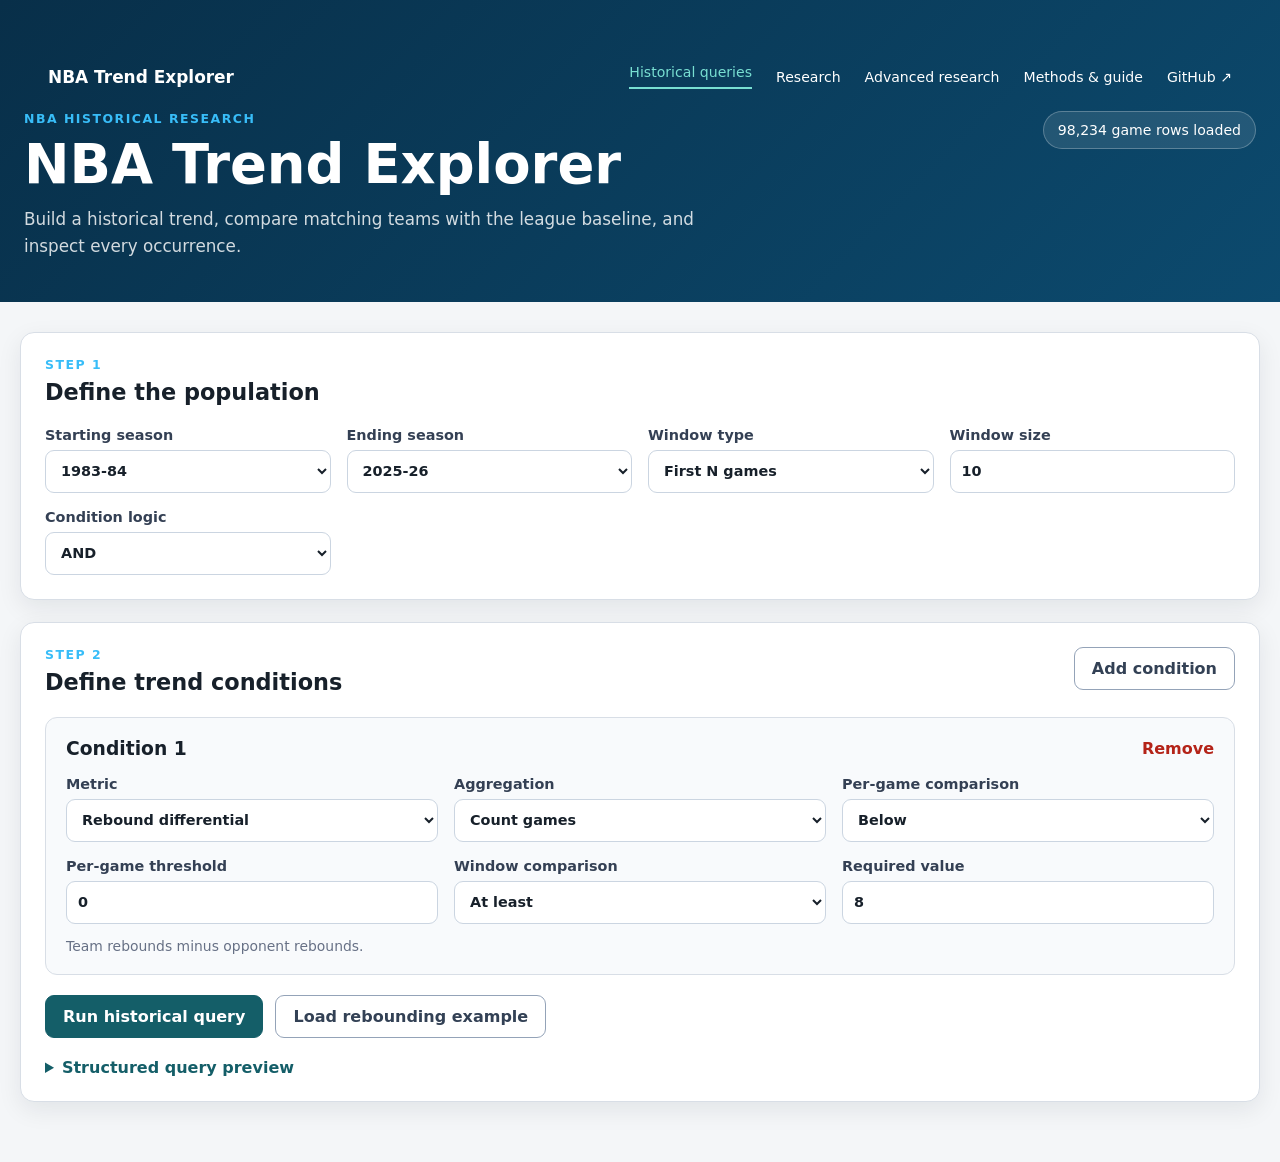
<file: docs/index.html>
<!DOCTYPE html>
<html lang="en">
<head>
  <meta charset="UTF-8">

  <meta
    name="viewport"
    content="width=device-width, initial-scale=1.0"
  >

  <title>NBA Historical Trend Explorer</title>

  <link
    rel="stylesheet"
    href="./styles.css"
  >
  <link rel="stylesheet" href="./research.css">
</head>

<body>
  <header class="site-header">
    <nav class="site-nav" aria-label="Main navigation"><a class="brand" href="./index.html">NBA Trend Explorer</a><div><a href="./index.html" aria-current="page">Historical queries</a><a href="./research.html">Research</a><a href="./advanced.html">Advanced research</a><a href="./methods.html">Methods &amp; guide</a><a href="https://github.com/Ztillz/nba-historical-trend-explorer">GitHub ↗</a></div></nav>
    <div class="header-content">
      <div>
        <p class="eyebrow">NBA historical research</p>

        <h1>NBA Trend Explorer</h1>

        <p class="header-description">
          Build a historical trend, compare matching teams with
          the league baseline, and inspect every occurrence.
        </p>
      </div>

      <div
        id="dataStatus"
        class="status-badge"
      >
        Loading data…
      </div>
    </div>
  </header>

  <main class="page-shell">
    <section class="panel">
      <div class="section-heading">
        <div>
          <p class="eyebrow">Step 1</p>
          <h2>Define the population</h2>
        </div>
      </div>

      <div class="form-grid form-grid-four">
        <label>
          <span>Starting season</span>

          <select id="seasonStart"></select>
        </label>

        <label>
          <span>Ending season</span>

          <select id="seasonEnd"></select>
        </label>

        <label>
          <span>Window type</span>

          <select id="windowType">
            <option value="first_n_games">
              First N games
            </option>

            <option value="games_range">
              Fixed game range
            </option>

            <option value="rolling">
              Any rolling window
            </option>
          </select>
        </label>

        <label id="windowSizeField">
          <span>Window size</span>

          <input
            id="windowSize"
            type="number"
            min="1"
            max="82"
            value="10"
          >
        </label>

        <label
          id="rangeStartField"
          class="hidden"
        >
          <span>Starting game</span>

          <input
            id="rangeStart"
            type="number"
            min="1"
            max="82"
            value="1"
          >
        </label>

        <label
          id="rangeEndField"
          class="hidden"
        >
          <span>Ending game</span>

          <input
            id="rangeEnd"
            type="number"
            min="1"
            max="82"
            value="10"
          >
        </label>

        <label>
          <span>Condition logic</span>

          <select id="conditionLogic">
            <option value="AND">AND</option>
            <option value="OR">OR</option>
          </select>
        </label>
      </div>
    </section>

    <section class="panel">
      <div class="section-heading">
        <div>
          <p class="eyebrow">Step 2</p>
          <h2>Define trend conditions</h2>
        </div>

        <button
          id="addConditionButton"
          class="button secondary-button"
          type="button"
        >
          Add condition
        </button>
      </div>

      <div id="conditionsContainer"></div>

      <div class="actions-row">
        <button
          id="runQueryButton"
          class="button primary-button"
          type="button"
        >
          Run historical query
        </button>

        <button
          id="loadExampleButton"
          class="button secondary-button"
          type="button"
        >
          Load rebounding example
        </button>
      </div>

      <details class="query-preview">
        <summary>Structured query preview</summary>

        <pre id="queryPreview"></pre>
      </details>
    </section>

    <section
      id="errorPanel"
      class="panel error-panel hidden"
    >
      <h2>Query error</h2>
      <p id="errorMessage"></p>
    </section>

    <section
      id="resultsSection"
      class="hidden"
    >
      <section class="panel">
        <div class="section-heading">
          <div>
            <p class="eyebrow">Results</p>
            <h2>Trend summary</h2>
          </div>
        </div>

        <div
          id="summaryCards"
          class="summary-grid"
        ></div>
        <p id="coverageMessage" class="muted-text" aria-live="polite"></p>
      </section>

      <section class="panel">
        <div class="section-heading">
          <div>
            <p class="eyebrow">Comparison</p>
            <h2>Outcomes versus baseline</h2>
          </div>
        </div>

        <div class="table-wrapper">
          <table>
            <thead>
              <tr>
                <th>Outcome</th>
                <th>Trend teams</th>
                <th>Baseline</th>
                <th>Difference</th>
              </tr>
            </thead>

            <tbody id="outcomeTableBody"></tbody>
          </table>
        </div>
      </section>

      <section class="panel">
        <div class="section-heading">
          <div>
            <p class="eyebrow">Evidence</p>
            <h2>Matching occurrences</h2>
          </div>

          <button
            id="downloadButton"
            class="button secondary-button"
            type="button"
          >
            Download CSV
          </button>
        </div>

        <p
          id="occurrenceLimitMessage"
          class="muted-text"
        ></p>

        <div class="table-wrapper occurrence-table-wrapper">
          <table>
            <thead id="occurrenceTableHead"></thead>
            <tbody id="occurrenceTableBody"></tbody>
          </table>
        </div>
      </section>
    </section>
  </main>

  <template id="conditionTemplate">
    <article class="condition-card">
      <div class="condition-card-header">
        <h3 class="condition-title">
          Condition
        </h3>

        <button
          type="button"
          class="remove-condition-button"
        >
          Remove
        </button>
      </div>

      <div class="form-grid condition-grid">
        <label>
          <span>Metric</span>
          <select class="condition-metric"></select>
        </label>

        <label>
          <span>Aggregation</span>

          <select class="condition-aggregation">
            <option value="count">Count games</option>
            <option value="mean">Average</option>
            <option value="sum">Sum</option>
            <option value="minimum">Minimum</option>
            <option value="maximum">Maximum</option>
          </select>
        </label>

        <label class="event-operator-field">
          <span>Per-game comparison</span>

          <select class="condition-event-operator">
            <option value="<">Below</option>
            <option value="<=">At most</option>
            <option value=">">Above</option>
            <option value=">=">At least</option>
            <option value="==">Equal to</option>
            <option value="!=">Not equal to</option>
          </select>
        </label>

        <label class="event-threshold-field">
          <span>Per-game threshold</span>

          <input
            class="condition-event-threshold"
            type="number"
            step="any"
            value="0"
          >
        </label>

        <label>
          <span>Window comparison</span>

          <select class="condition-operator">
            <option value=">=">At least</option>
            <option value=">">Above</option>
            <option value="<=">At most</option>
            <option value="<">Below</option>
            <option value="==">Equal to</option>
            <option value="!=">Not equal to</option>
          </select>
        </label>

        <label>
          <span>Required value</span>

          <input
            class="condition-value"
            type="number"
            step="any"
            value="8"
          >
        </label>
      </div>

      <p class="metric-description"></p>
    </article>
  </template>

  <script src="./app.js"></script>
</body>
</html>
</file>
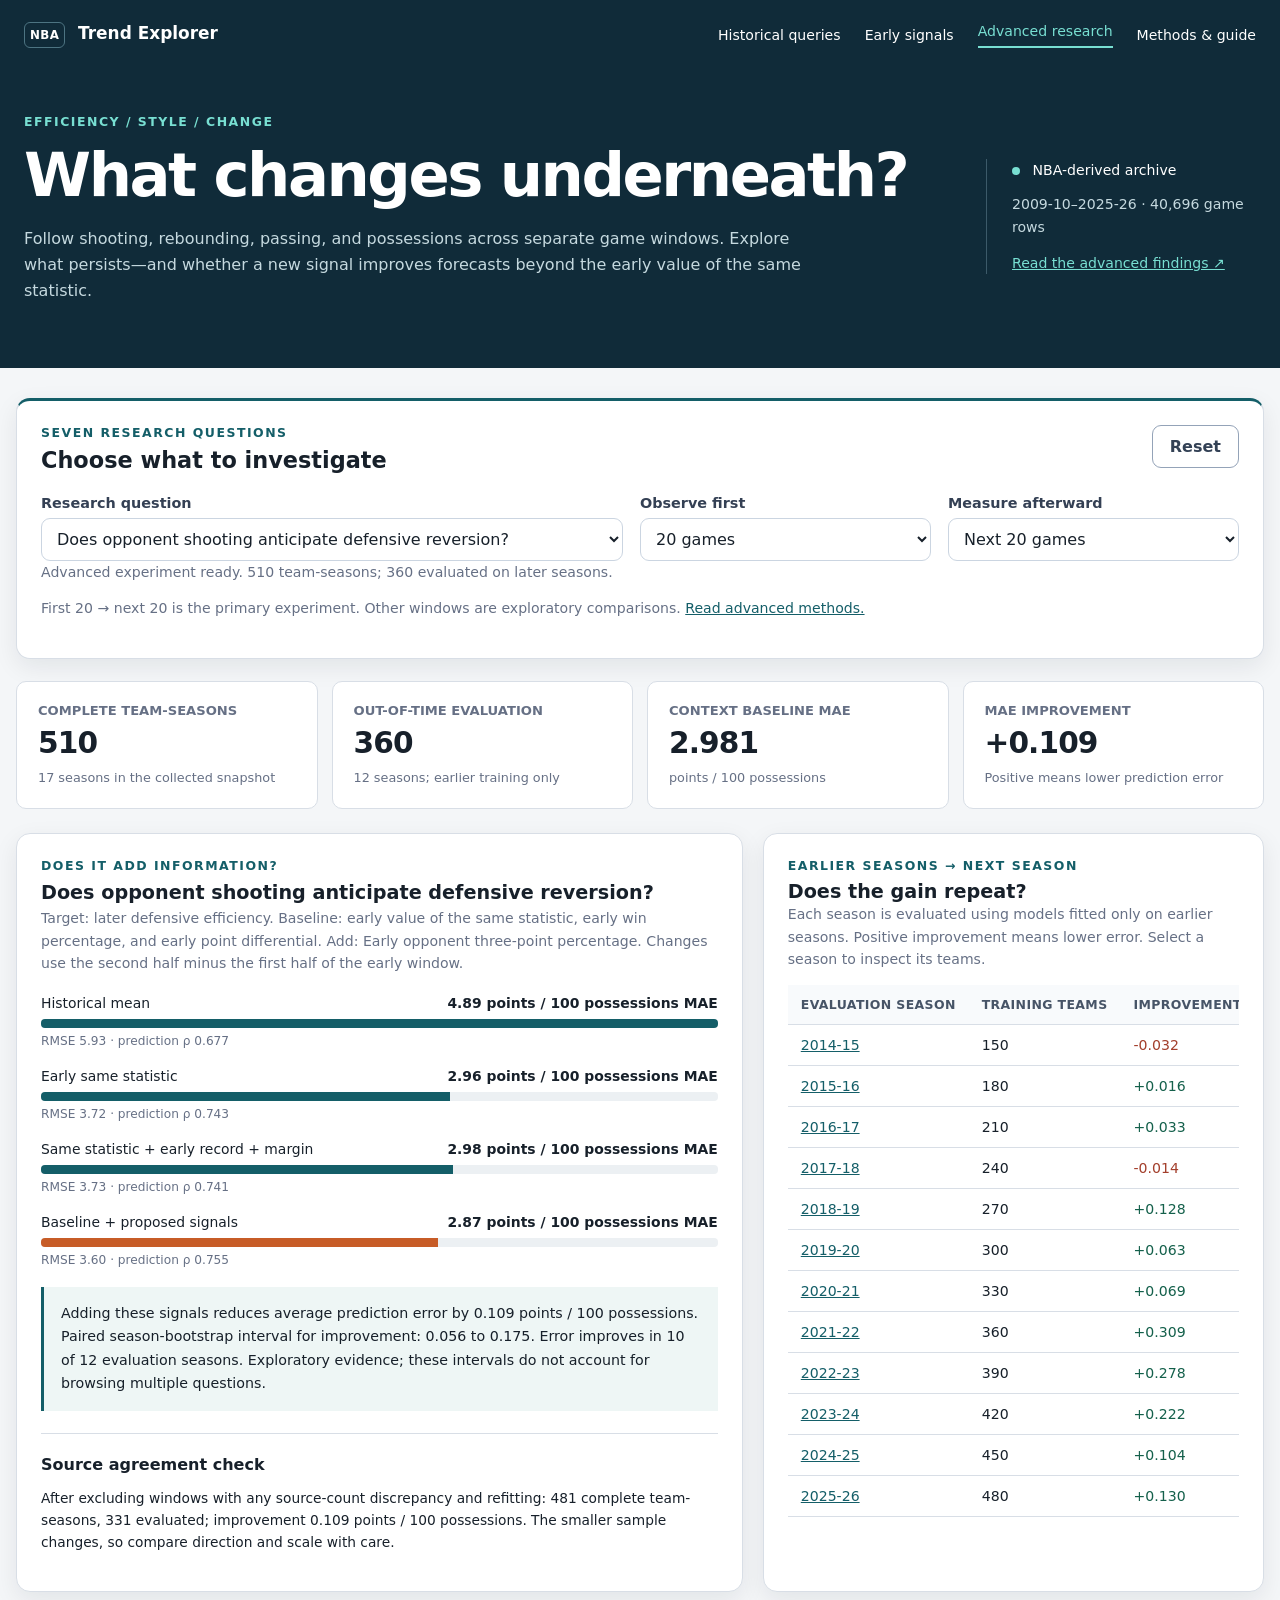
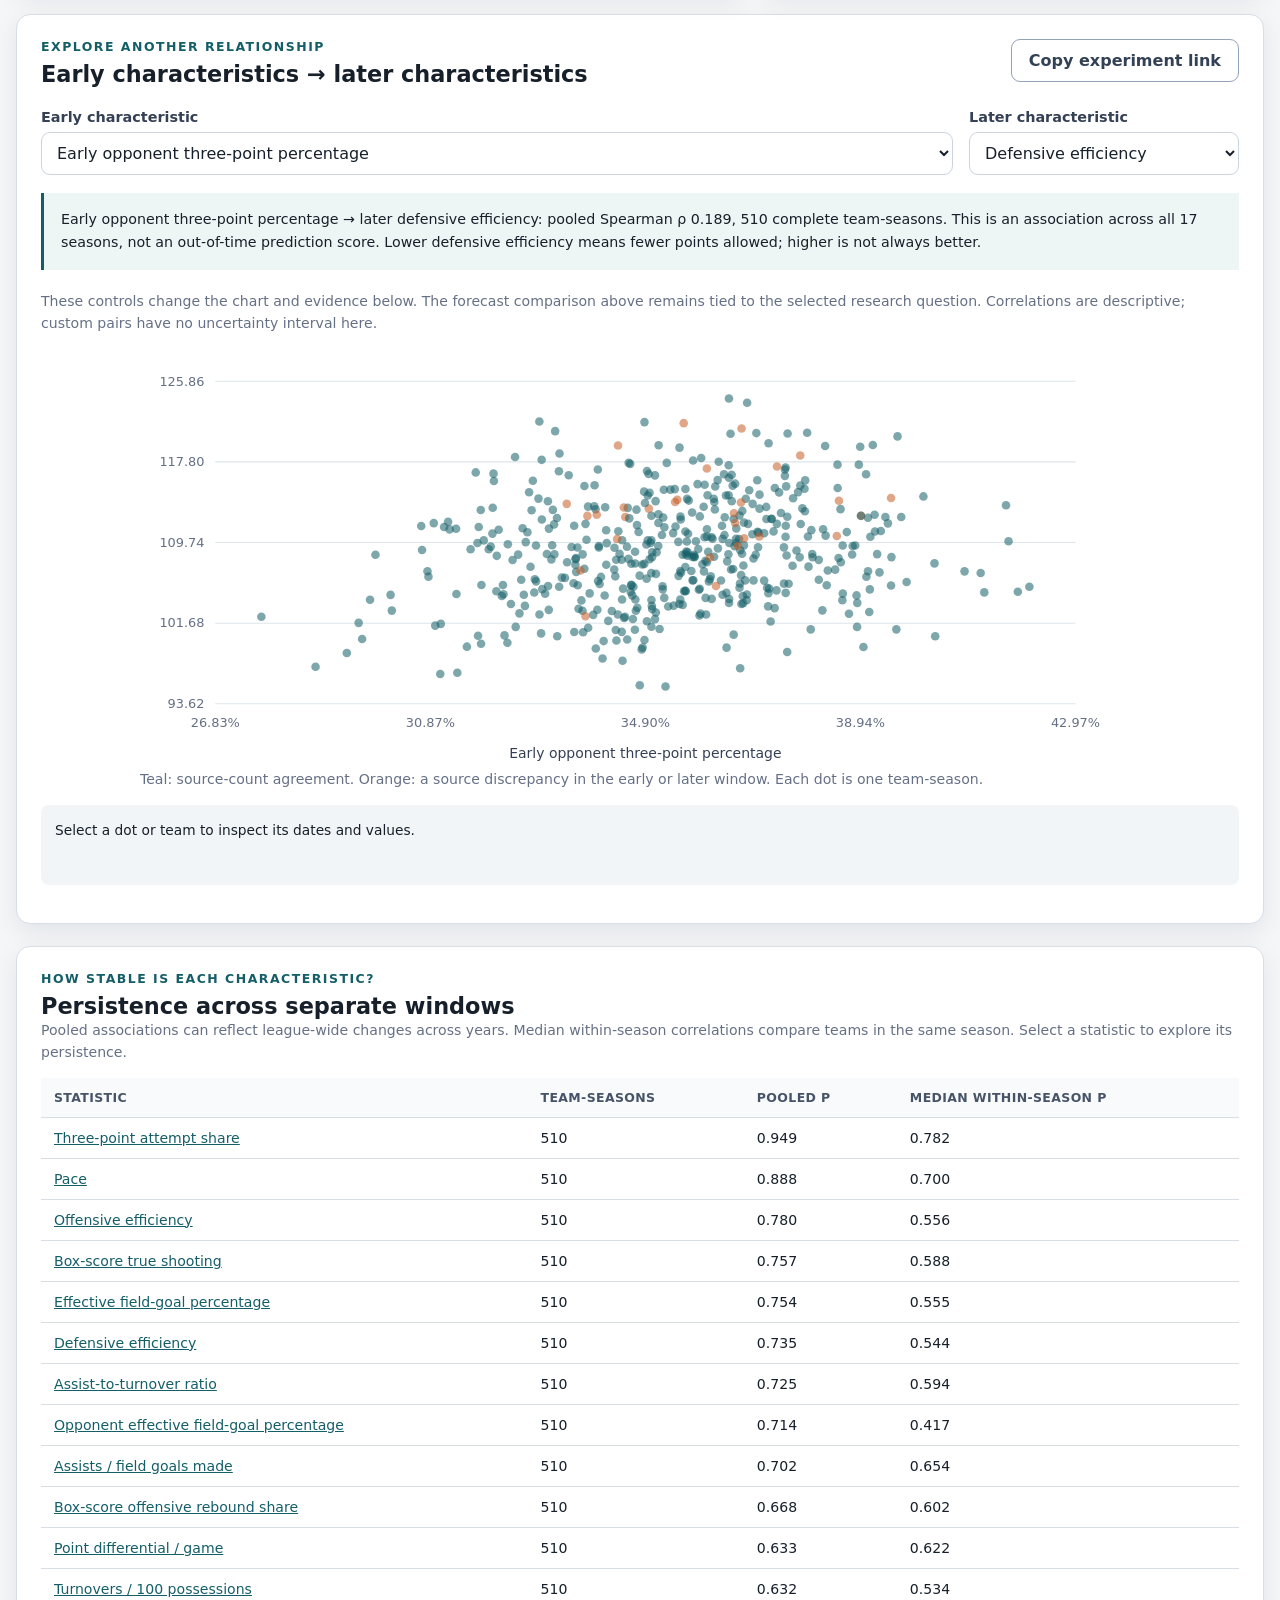
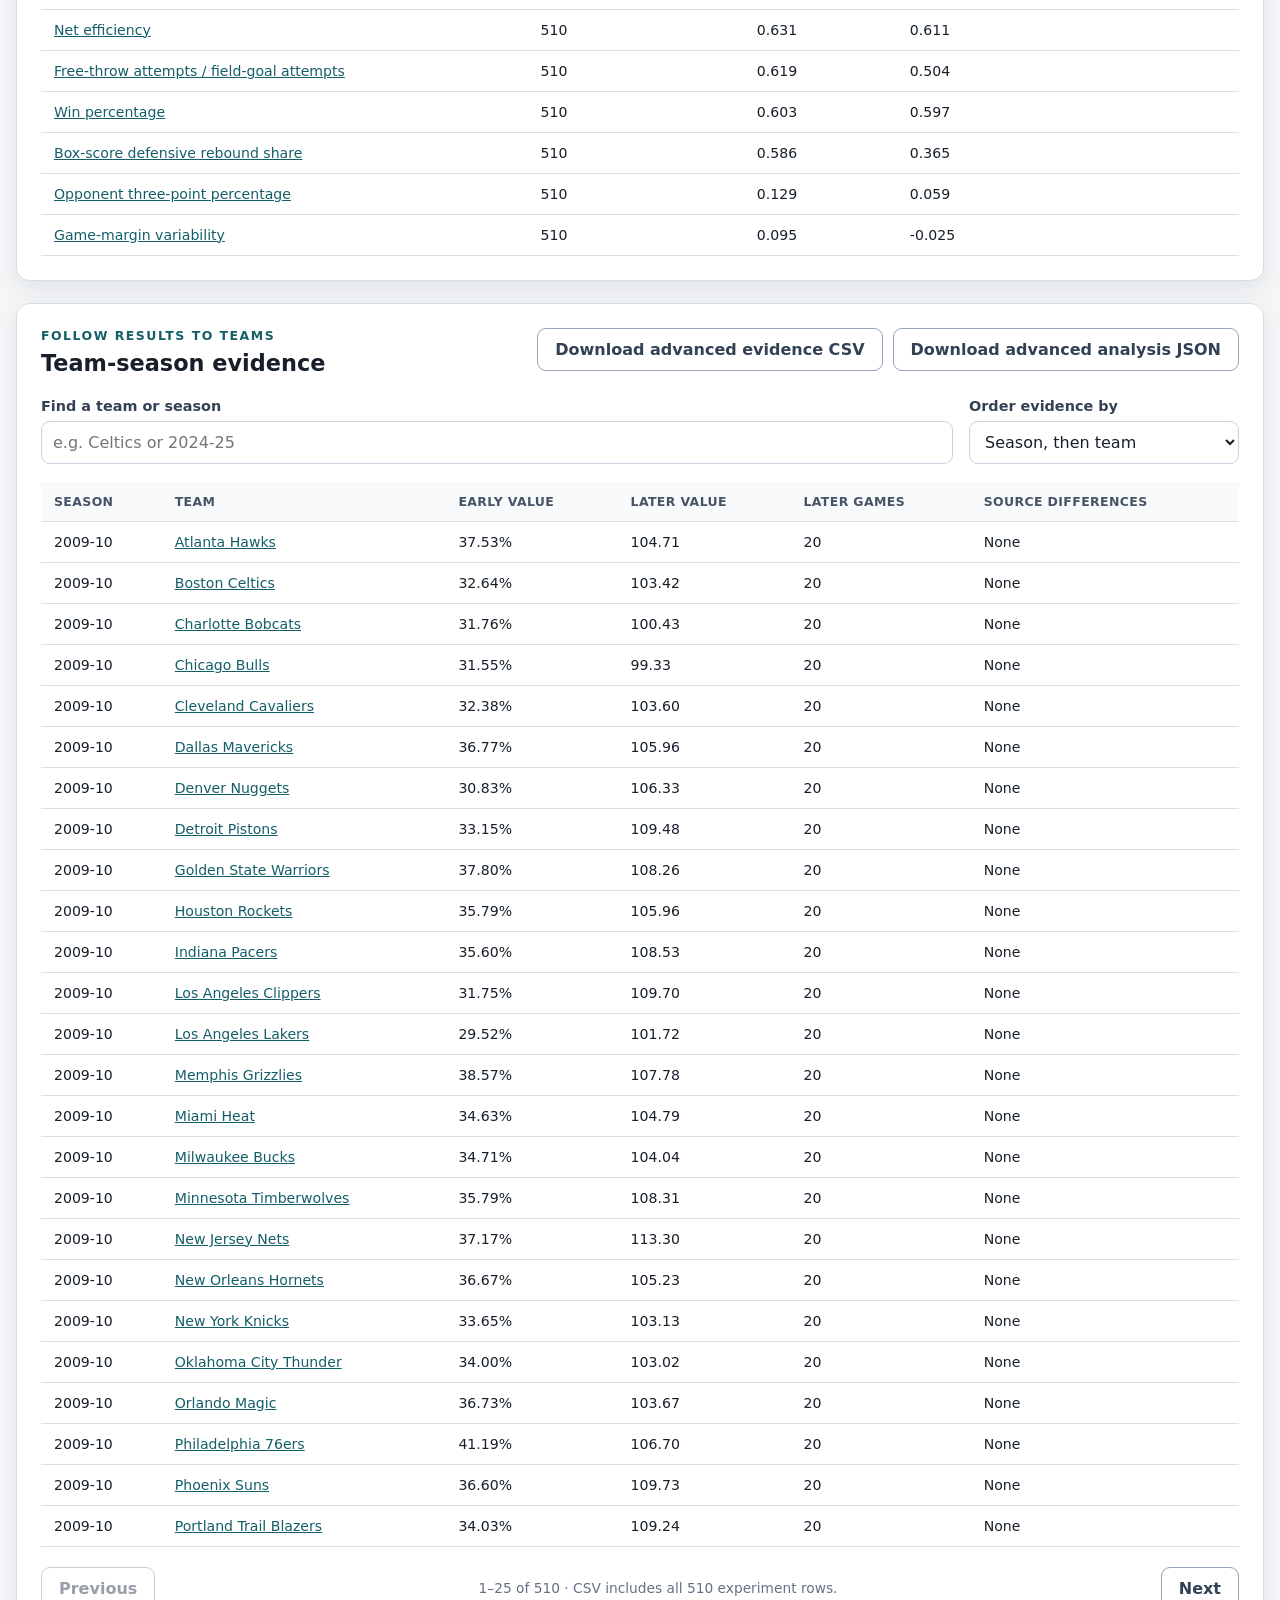
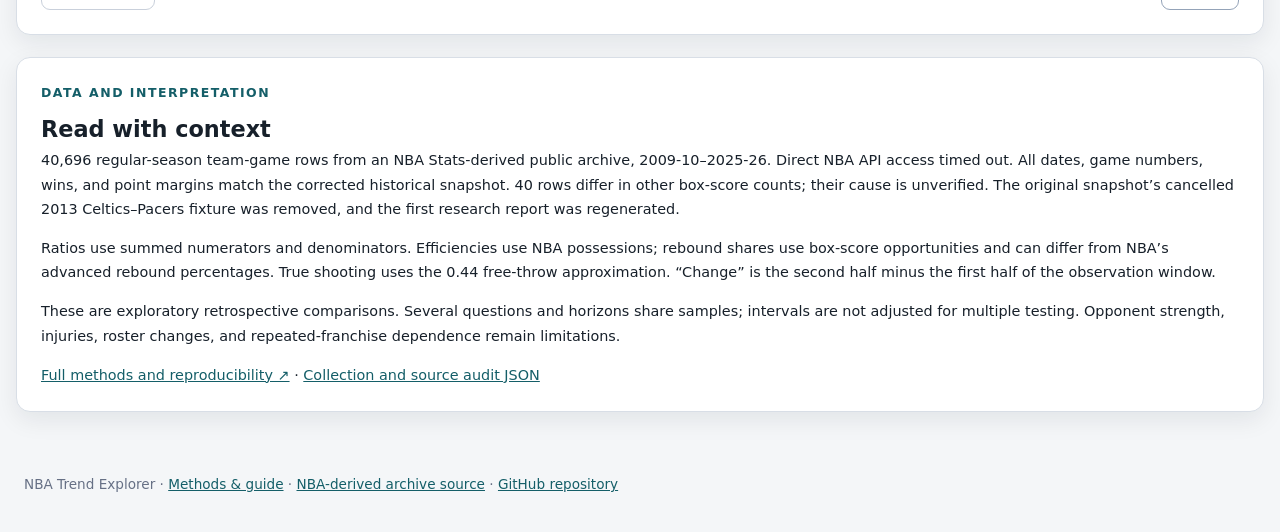
<file: docs/advanced.html>
<!doctype html>
<html lang="en"><head><meta charset="utf-8"><meta name="viewport" content="width=device-width,initial-scale=1"><meta name="description" content="Explore NBA game-level efficiency, playing style, persistence, and chronological forecasts across 17 seasons."><title>Advanced research · NBA Trend Explorer</title><link rel="stylesheet" href="./styles.css"><link rel="stylesheet" href="./research.css"><link rel="stylesheet" href="./advanced.css"><script defer src="./research-analysis.js"></script><script defer src="./advanced-ui.js"></script></head>
<body><a class="skip-link" href="#main">Skip to advanced research</a>
<header class="research-header"><nav class="site-nav" aria-label="Main navigation"><a class="brand" href="./index.html"><span class="brand-mark">NBA</span> Trend Explorer</a><div><a href="./index.html">Historical queries</a><a href="./research.html">Early signals</a><a href="./advanced.html" aria-current="page">Advanced research</a><a href="./methods.html">Methods &amp; guide</a></div></nav><div class="research-hero"><div><p class="eyebrow">Efficiency / style / change</p><h1>What changes underneath?</h1><p>Follow shooting, rebounding, passing, and possessions across separate game windows. Explore what persists—and whether a new signal improves forecasts beyond the early value of the same statistic.</p></div><div class="hero-aside"><span class="live-dot"></span> NBA-derived archive<p id="advancedSnapshot">Loading 17 seasons…</p><a href="https://github.com/Ztillz/nba-historical-trend-explorer/blob/main/research/ADVANCED_FINDINGS.md">Read the advanced findings ↗</a></div></div></header>
<main id="main" class="page-shell research-shell">
<section class="panel filter-panel"><div class="section-heading"><div><p class="eyebrow">Seven research questions</p><h2>Choose what to investigate</h2></div><button id="advancedReset" class="button secondary-button">Reset</button></div>
<div class="research-filters advanced-filters"><div><label for="advancedQuestion">Research question</label><select id="advancedQuestion"></select></div><div><label for="advancedCheckpoint">Observe first</label><select id="advancedCheckpoint"><option value="10">10 games</option><option value="20" selected>20 games</option><option value="30">30 games</option></select></div><div><label for="advancedHorizon">Measure afterward</label><select id="advancedHorizon"><option value="next_20" selected>Next 20 games</option><option value="next_10">Next 10 games</option><option value="remaining">Rest of season</option></select></div></div>
<p id="advancedStatus" class="muted-text" role="status" aria-live="polite">Loading data and reproducible forecasts…</p><p id="advancedError" class="error-panel" role="alert" hidden></p><p class="muted-text">First 20 → next 20 is the primary experiment. Other windows are exploratory comparisons. <a href="./methods.html#advanced">Read advanced methods.</a></p></section>
<div id="advancedResults" hidden>
<section id="advancedCards" class="summary-grid" aria-label="Coverage and forecast results"></section>
<section class="research-grid benchmark-grid"><article class="panel"><p class="eyebrow">Does it add information?</p><h2 id="advancedQuestionTitle"></h2><p id="advancedDefinition" class="muted-text"></p><div id="advancedModels"></div><p id="advancedVerdict" class="callout"></p><p id="advancedAblation" class="muted-text"></p><div class="cohort-context"><h3>Source agreement check</h3><p id="advancedSensitivity"></p></div></article>
<article class="panel"><p class="eyebrow">Earlier seasons → next season</p><h2>Does the gain repeat?</h2><p class="muted-text">Each season is evaluated using models fitted only on earlier seasons. Positive improvement means lower error. Select a season to inspect its teams.</p><div class="table-wrapper"><table><thead><tr><th>Evaluation season</th><th>Training teams</th><th>Improvement</th></tr></thead><tbody id="advancedFolds"></tbody></table></div></article></section>
<section class="panel"><div class="section-heading"><div><p class="eyebrow">Explore another relationship</p><h2>Early characteristics → later characteristics</h2></div><button id="advancedCopyLink" class="button secondary-button">Copy experiment link</button></div>
<div class="evidence-controls"><div><label for="advancedFeature">Early characteristic</label><select id="advancedFeature"></select></div><div><label for="advancedTarget">Later characteristic</label><select id="advancedTarget"></select></div></div>
<p id="advancedAssociation" class="callout"></p><p class="muted-text">These controls change the chart and evidence below. The forecast comparison above remains tied to the selected research question. Correlations are descriptive; custom pairs have no uncertainty interval here.</p><div id="advancedScatter" class="scatter-plot"></div><p id="advancedTeam" class="team-detail" aria-live="polite">Select a dot or team to inspect its dates and values.</p></section>
<section class="panel"><p class="eyebrow">How stable is each characteristic?</p><h2>Persistence across separate windows</h2><p class="muted-text">Pooled associations can reflect league-wide changes across years. Median within-season correlations compare teams in the same season. Select a statistic to explore its persistence.</p><div class="table-wrapper"><table><thead><tr><th>Statistic</th><th>Team-seasons</th><th>Pooled ρ</th><th>Median within-season ρ</th></tr></thead><tbody id="advancedPersistence"></tbody></table></div></section>
<section class="panel"><div class="section-heading"><div><p class="eyebrow">Follow results to teams</p><h2>Team-season evidence</h2></div><div class="export-actions"><button id="advancedCSV" class="button secondary-button">Download advanced evidence CSV</button><button id="advancedJSON" class="button secondary-button">Download advanced analysis JSON</button></div></div>
<div class="evidence-controls"><div><label for="advancedSearch">Find a team or season</label><input id="advancedSearch" type="search" placeholder="e.g. Celtics or 2024-25"></div><div><label for="advancedOrder">Order evidence by</label><select id="advancedOrder"><option value="season">Season, then team</option><option value="early">Highest early value</option><option value="future">Highest later value</option></select></div></div>
<div class="table-wrapper"><table><thead><tr><th>Season</th><th>Team</th><th>Early value</th><th>Later value</th><th>Later games</th><th>Source differences</th></tr></thead><tbody id="advancedEvidence"></tbody></table></div><div class="pagination"><button id="advancedPrevious" class="button secondary-button">Previous</button><p id="advancedEvidenceCount" class="muted-text"></p><button id="advancedNext" class="button secondary-button">Next</button></div></section>
<section class="panel coverage-panel"><p class="eyebrow">Data and interpretation</p><h2>Read with context</h2><p id="advancedCoverage"></p><p>Ratios use summed numerators and denominators. Efficiencies use NBA possessions; rebound shares use box-score opportunities and can differ from NBA’s advanced rebound percentages. True shooting uses the 0.44 free-throw approximation. “Change” is the second half minus the first half of the observation window.</p><p>These are exploratory retrospective comparisons. Several questions and horizons share samples; intervals are not adjusted for multiple testing. Opponent strength, injuries, roster changes, and repeated-franchise dependence remain limitations.</p><a href="https://github.com/Ztillz/nba-historical-trend-explorer/blob/main/research/ADVANCED_METHODS.md">Full methods and reproducibility ↗</a> · <a href="./data/advanced_sources.json">Collection and source audit JSON</a></section>
</div></main><footer class="research-footer">NBA Trend Explorer · <a href="./methods.html">Methods &amp; guide</a> · <a href="https://github.com/llimllib/nba_data">NBA-derived archive source</a> · <a href="https://github.com/Ztillz/nba-historical-trend-explorer">GitHub repository</a></footer></body></html>
</file>
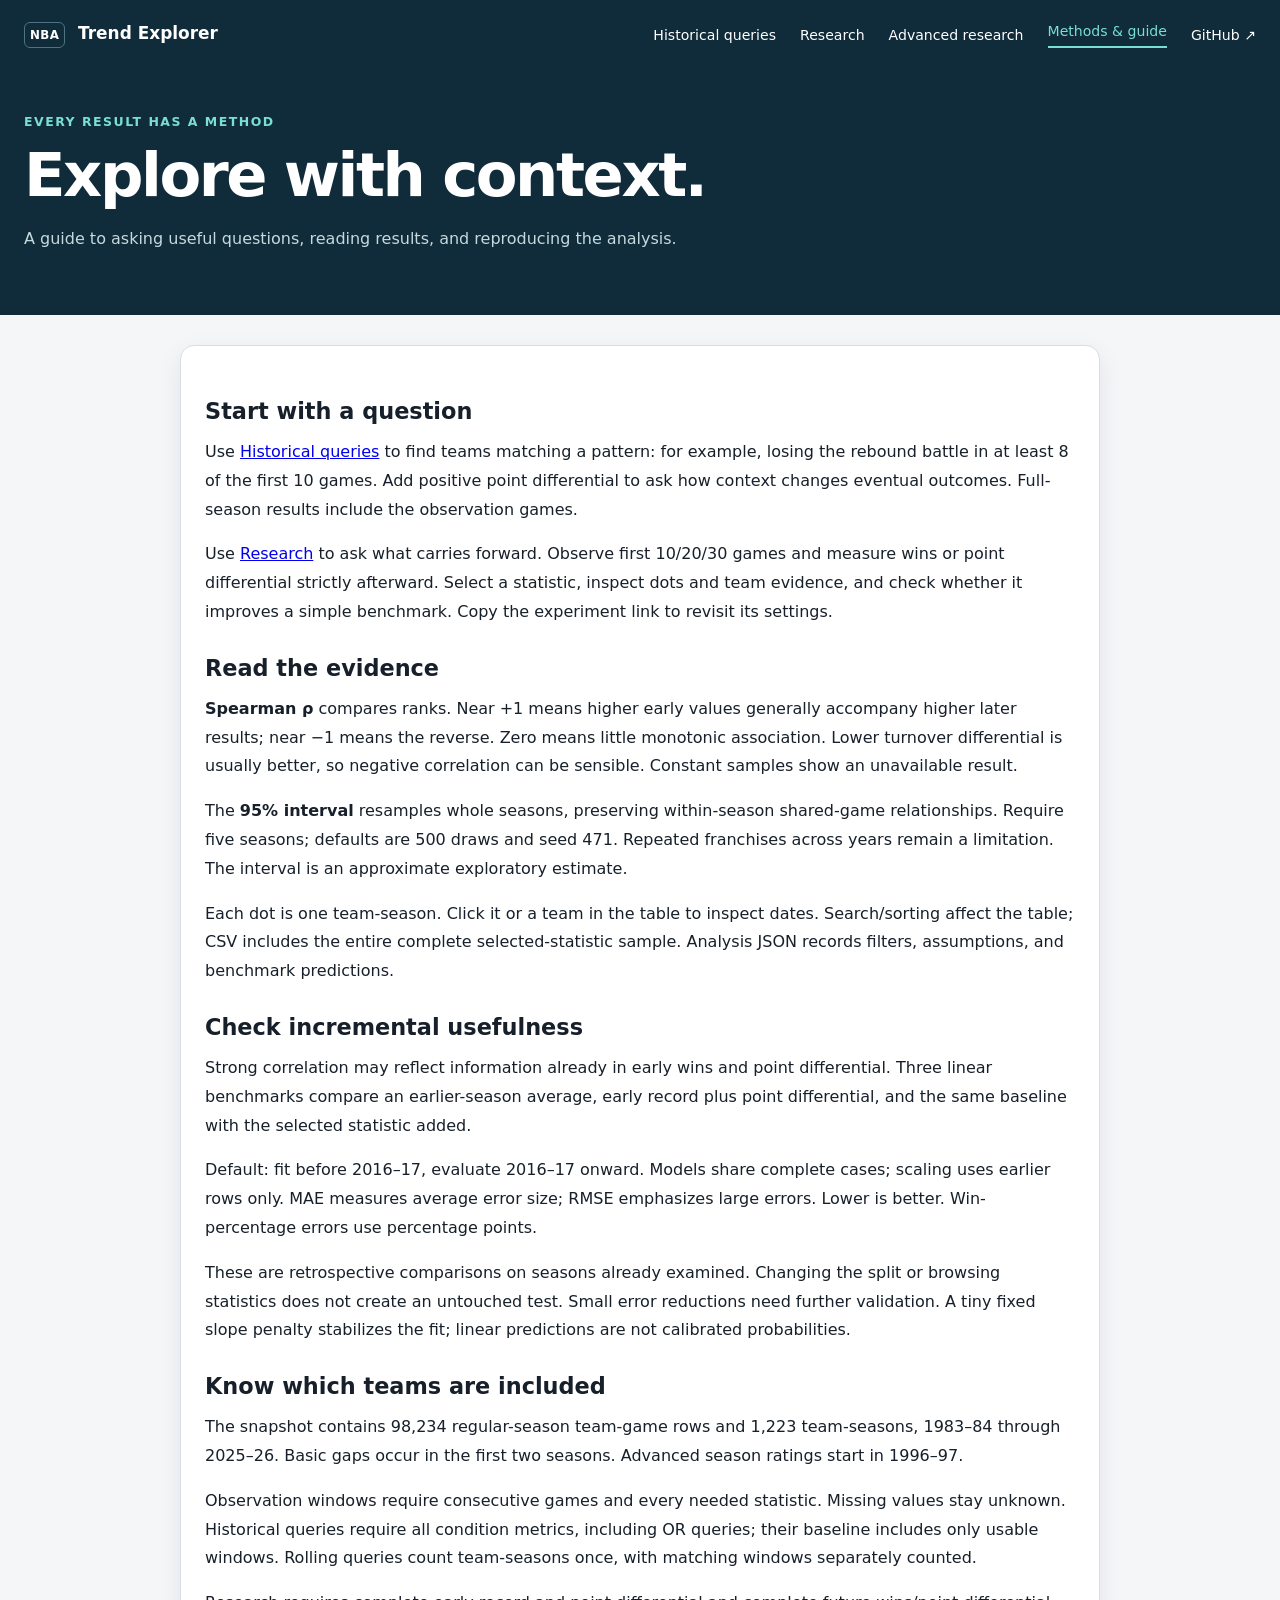
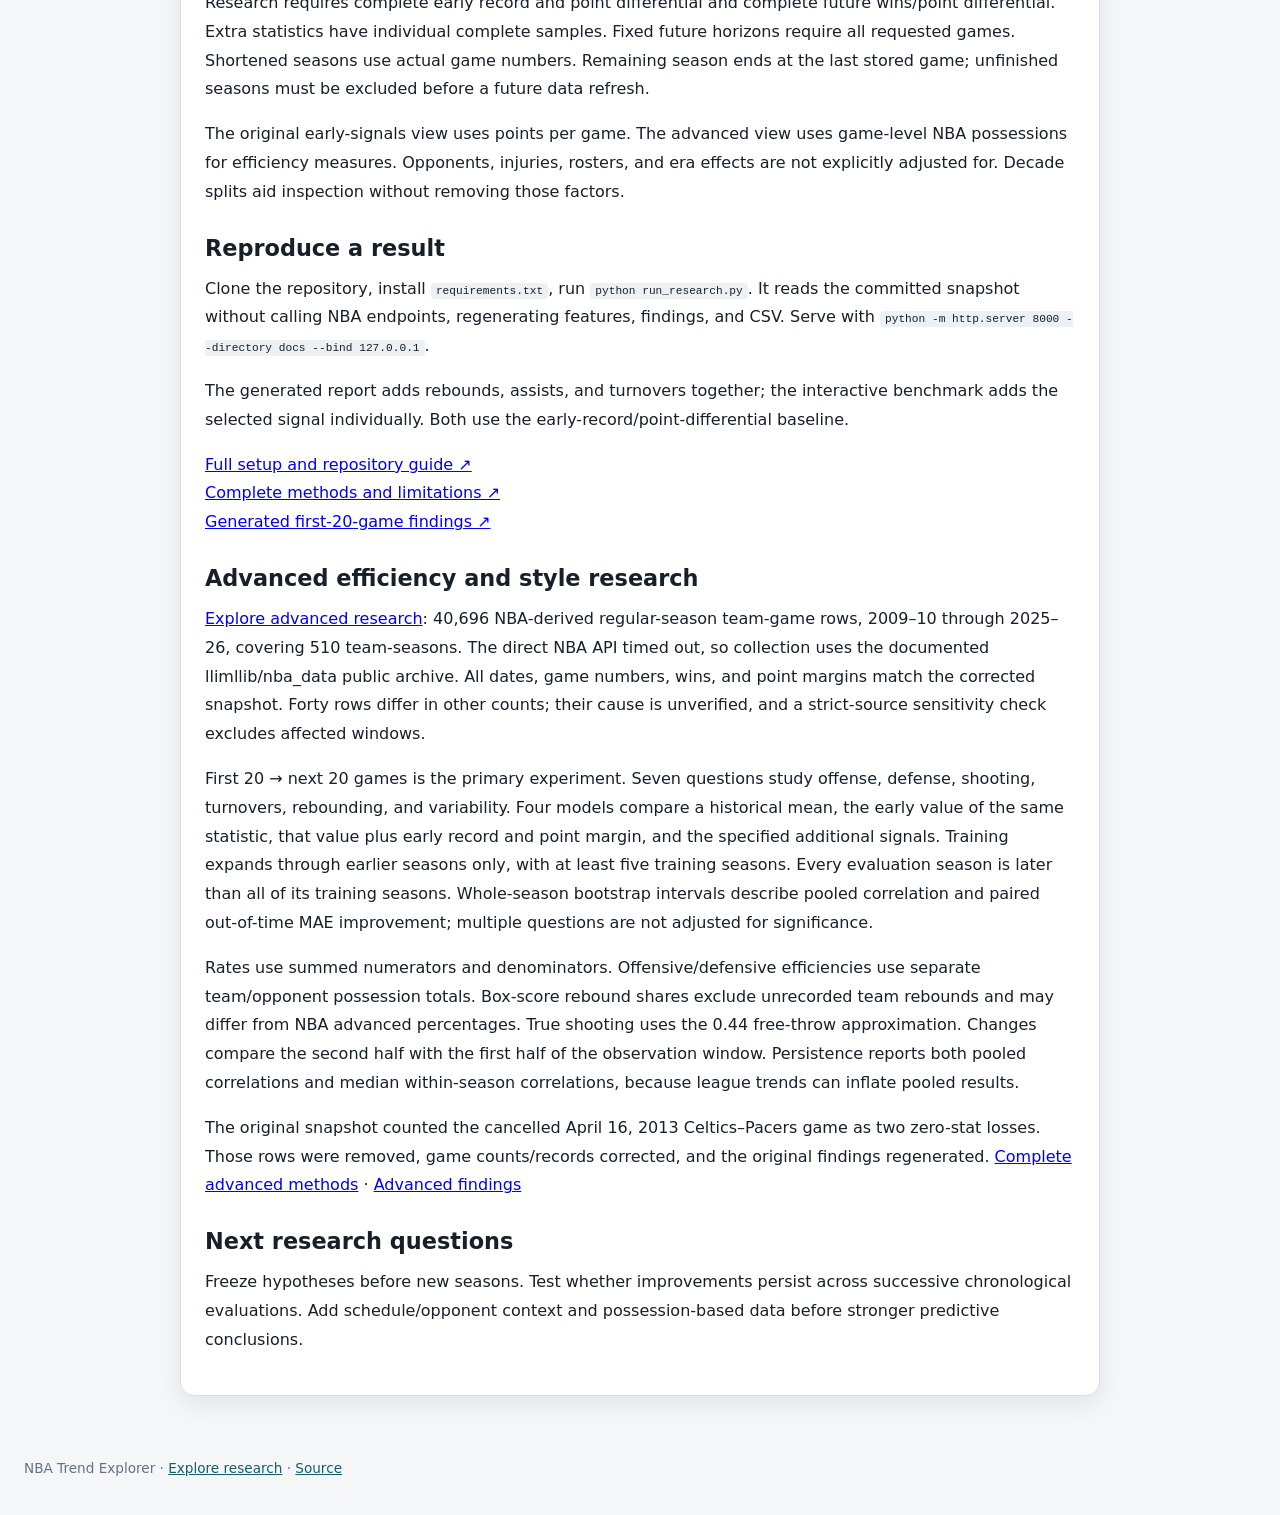
<file: docs/methods.html>
<!doctype html><html lang="en"><head><meta charset="utf-8"><meta name="viewport" content="width=device-width,initial-scale=1"><title>Methods & guide · NBA Trend Explorer</title><link rel="stylesheet" href="./styles.css"><link rel="stylesheet" href="./research.css"></head><body>
<a class="skip-link" href="#main">Skip to methods</a><header class="research-header"><nav class="site-nav" aria-label="Main navigation"><a class="brand" href="./index.html"><span class="brand-mark">NBA</span> Trend Explorer</a><div><a href="./index.html">Historical queries</a><a href="./research.html">Research</a><a href="./advanced.html">Advanced research</a><a href="./methods.html" aria-current="page">Methods &amp; guide</a><a href="https://github.com/Ztillz/nba-historical-trend-explorer">GitHub ↗</a></div></nav><div class="research-hero"><div><p class="eyebrow">Every result has a method</p><h1>Explore with context.</h1><p>A guide to asking useful questions, reading results, and reproducing the analysis.</p></div></div></header>
<main id="main" class="page-shell guide-content"><article class="panel">
<h2>Start with a question</h2><p>Use <a href="./index.html">Historical queries</a> to find teams matching a pattern: for example, losing the rebound battle in at least 8 of the first 10 games. Add positive point differential to ask how context changes eventual outcomes. Full-season results include the observation games.</p><p>Use <a href="./research.html">Research</a> to ask what carries forward. Observe first 10/20/30 games and measure wins or point differential strictly afterward. Select a statistic, inspect dots and team evidence, and check whether it improves a simple benchmark. Copy the experiment link to revisit its settings.</p>
<h2>Read the evidence</h2><p><strong>Spearman ρ</strong> compares ranks. Near +1 means higher early values generally accompany higher later results; near −1 means the reverse. Zero means little monotonic association. Lower turnover differential is usually better, so negative correlation can be sensible. Constant samples show an unavailable result.</p><p>The <strong>95% interval</strong> resamples whole seasons, preserving within-season shared-game relationships. Require five seasons; defaults are 500 draws and seed 471. Repeated franchises across years remain a limitation. The interval is an approximate exploratory estimate.</p><p>Each dot is one team-season. Click it or a team in the table to inspect dates. Search/sorting affect the table; CSV includes the entire complete selected-statistic sample. Analysis JSON records filters, assumptions, and benchmark predictions.</p>
<h2 id="validation">Check incremental usefulness</h2><p>Strong correlation may reflect information already in early wins and point differential. Three linear benchmarks compare an earlier-season average, early record plus point differential, and the same baseline with the selected statistic added.</p><p>Default: fit before 2016–17, evaluate 2016–17 onward. Models share complete cases; scaling uses earlier rows only. MAE measures average error size; RMSE emphasizes large errors. Lower is better. Win-percentage errors use percentage points.</p><p>These are retrospective comparisons on seasons already examined. Changing the split or browsing statistics does not create an untouched test. Small error reductions need further validation. A tiny fixed slope penalty stabilizes the fit; linear predictions are not calibrated probabilities.</p>
<h2 id="coverage">Know which teams are included</h2><p>The snapshot contains 98,234 regular-season team-game rows and 1,223 team-seasons, 1983–84 through 2025–26. Basic gaps occur in the first two seasons. Advanced season ratings start in 1996–97.</p><p>Observation windows require consecutive games and every needed statistic. Missing values stay unknown. Historical queries require all condition metrics, including OR queries; their baseline includes only usable windows. Rolling queries count team-seasons once, with matching windows separately counted.</p><p>Research requires complete early record and point differential and complete future wins/point differential. Extra statistics have individual complete samples. Fixed future horizons require all requested games. Shortened seasons use actual game numbers. Remaining season ends at the last stored game; unfinished seasons must be excluded before a future data refresh.</p><p>The original early-signals view uses points per game. The advanced view uses game-level NBA possessions for efficiency measures. Opponents, injuries, rosters, and era effects are not explicitly adjusted for. Decade splits aid inspection without removing those factors.</p>
<h2>Reproduce a result</h2><p>Clone the repository, install <code>requirements.txt</code>, run <code>python run_research.py</code>. It reads the committed snapshot without calling NBA endpoints, regenerating features, findings, and CSV. Serve with <code>python -m http.server 8000 --directory docs --bind 127.0.0.1</code>.</p><p>The generated report adds rebounds, assists, and turnovers together; the interactive benchmark adds the selected signal individually. Both use the early-record/point-differential baseline.</p><p><a href="https://github.com/Ztillz/nba-historical-trend-explorer/blob/main/README.md">Full setup and repository guide ↗</a><br><a href="https://github.com/Ztillz/nba-historical-trend-explorer/blob/main/research/METHODS.md">Complete methods and limitations ↗</a><br><a href="https://github.com/Ztillz/nba-historical-trend-explorer/blob/main/research/FIRST20_FINDINGS.md">Generated first-20-game findings ↗</a></p>
<h2 id="advanced">Advanced efficiency and style research</h2><p><a href="./advanced.html">Explore advanced research</a>: 40,696 NBA-derived regular-season team-game rows, 2009–10 through 2025–26, covering 510 team-seasons. The direct NBA API timed out, so collection uses the documented llimllib/nba_data public archive. All dates, game numbers, wins, and point margins match the corrected snapshot. Forty rows differ in other counts; their cause is unverified, and a strict-source sensitivity check excludes affected windows.</p><p>First 20 → next 20 games is the primary experiment. Seven questions study offense, defense, shooting, turnovers, rebounding, and variability. Four models compare a historical mean, the early value of the same statistic, that value plus early record and point margin, and the specified additional signals. Training expands through earlier seasons only, with at least five training seasons. Every evaluation season is later than all of its training seasons. Whole-season bootstrap intervals describe pooled correlation and paired out-of-time MAE improvement; multiple questions are not adjusted for significance.</p><p>Rates use summed numerators and denominators. Offensive/defensive efficiencies use separate team/opponent possession totals. Box-score rebound shares exclude unrecorded team rebounds and may differ from NBA advanced percentages. True shooting uses the 0.44 free-throw approximation. Changes compare the second half with the first half of the observation window. Persistence reports both pooled correlations and median within-season correlations, because league trends can inflate pooled results.</p><p>The original snapshot counted the cancelled April 16, 2013 Celtics–Pacers game as two zero-stat losses. Those rows were removed, game counts/records corrected, and the original findings regenerated. <a href="https://github.com/Ztillz/nba-historical-trend-explorer/blob/main/research/ADVANCED_METHODS.md">Complete advanced methods</a> · <a href="https://github.com/Ztillz/nba-historical-trend-explorer/blob/main/research/ADVANCED_FINDINGS.md">Advanced findings</a></p><h2>Next research questions</h2><p>Freeze hypotheses before new seasons. Test whether improvements persist across successive chronological evaluations. Add schedule/opponent context and possession-based data before stronger predictive conclusions.</p></article></main><footer class="research-footer">NBA Trend Explorer · <a href="./research.html">Explore research</a> · <a href="https://github.com/Ztillz/nba-historical-trend-explorer">Source</a></footer></body></html>
</file>
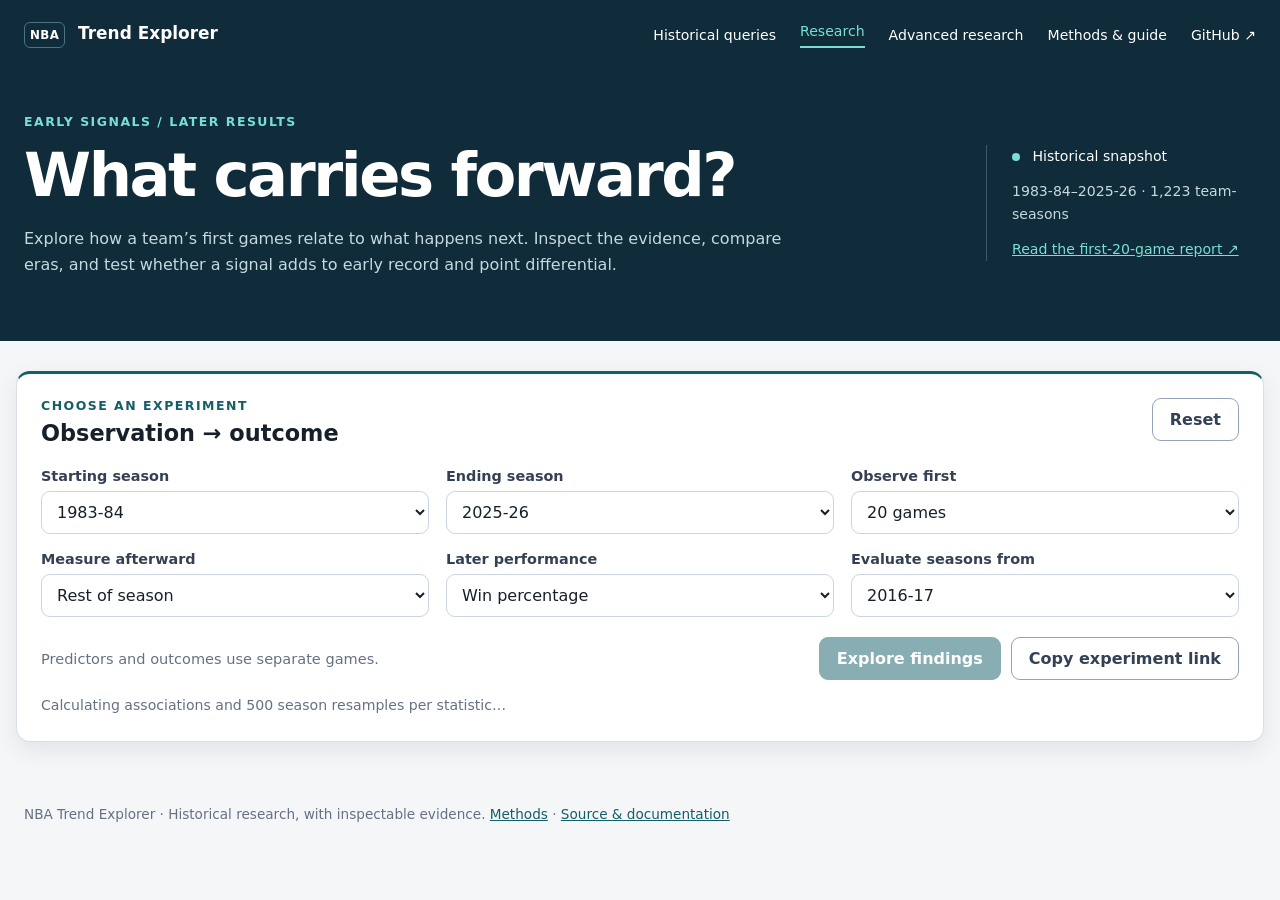
<file: docs/research.html>
<!doctype html>
<html lang="en">
<head>
  <meta charset="utf-8"><meta name="viewport" content="width=device-width,initial-scale=1">
  <meta name="description" content="Explore NBA early-season signals, subsequent results, and chronological benchmarks across 43 seasons.">
  <title>Early-season research · NBA Trend Explorer</title>
  <link rel="stylesheet" href="./styles.css"><link rel="stylesheet" href="./research.css">
  <script defer src="./research-analysis.js"></script><script defer src="./research-ui.js"></script>
</head>
<body>
  <a class="skip-link" href="#main">Skip to research</a>
  <header class="research-header">
    <nav class="site-nav" aria-label="Main navigation"><a class="brand" href="./index.html"><span class="brand-mark">NBA</span> Trend Explorer</a><div><a href="./index.html">Historical queries</a><a href="./research.html" aria-current="page">Research</a><a href="./advanced.html">Advanced research</a><a href="./methods.html">Methods &amp; guide</a><a href="https://github.com/Ztillz/nba-historical-trend-explorer">GitHub ↗</a></div></nav>
    <div class="research-hero"><div><p class="eyebrow">Early signals / later results</p><h1>What carries forward?</h1><p>Explore how a team’s first games relate to what happens next. Inspect the evidence, compare eras, and test whether a signal adds to early record and point differential.</p></div><div class="hero-aside"><span class="live-dot"></span> Historical snapshot<p id="snapshotStatus" role="status">Loading research data…</p><a href="https://github.com/Ztillz/nba-historical-trend-explorer/blob/main/research/FIRST20_FINDINGS.md">Read the first-20-game report ↗</a></div></div>
  </header>
  <main id="main" class="page-shell research-shell">
    <section class="panel filter-panel" aria-labelledby="filtersTitle">
      <div class="section-heading"><div><p class="eyebrow">Choose an experiment</p><h2 id="filtersTitle">Observation → outcome</h2></div><button id="resetResearch" class="button secondary-button">Reset</button></div>
      <form id="researchForm"><div class="research-filters">
        <div><label for="researchStart">Starting season</label><select id="researchStart"></select></div><div><label for="researchEnd">Ending season</label><select id="researchEnd"></select></div>
        <div><label for="checkpoint">Observe first</label><select id="checkpoint"><option value="10">10 games</option><option value="20" selected>20 games</option><option value="30">30 games</option></select></div>
        <div><label for="horizon">Measure afterward</label><select id="horizon"><option value="remaining">Rest of season</option><option value="next_10">Next 10 games</option><option value="next_20">Next 20 games</option></select></div>
        <div><label for="target">Later performance</label><select id="target"><option value="future_win_pct">Win percentage</option><option value="future_point_diff">Point differential / game</option></select></div>
        <div><label for="holdoutStart">Evaluate seasons from</label><select id="holdoutStart"></select></div>
      </div><div class="filter-footer"><p id="experimentSentence">Predictors and outcomes use separate games.</p><div><button type="submit" id="runResearch" class="button primary-button">Explore findings</button><button type="button" id="copyResearchLink" class="button secondary-button">Copy experiment link</button></div></div></form>
      <p id="researchStatus" class="muted-text" role="status" aria-live="polite"></p><p id="researchError" class="error-panel" role="alert" hidden></p>
    </section>
    <div id="researchResults" hidden>
      <section id="researchCards" class="summary-grid" aria-label="Sample and association"></section>
      <section class="research-grid">
        <article class="panel signal-panel"><div class="section-heading"><div><p class="eyebrow">Screen the signals</p><h2>Early statistics</h2></div><span class="subtle-badge">Spearman ρ</span></div><p class="muted-text">Select a statistic to explore its relationship. Positive ρ means higher early values tend to accompany higher later performance.</p><div class="table-wrapper"><table class="signal-table"><thead><tr><th scope="col">Statistic</th><th scope="col">ρ</th><th scope="col">95% interval</th><th scope="col">n</th></tr></thead><tbody id="signalBody"></tbody></table></div></article>
        <article class="panel plot-panel"><div class="section-heading"><div><p class="eyebrow">Inspect the relationship</p><h2 id="plotTitle">Rebound differential</h2></div><span id="plotUnits" class="subtle-badge"></span></div><div class="plot-legend"><span><i class="earlier-dot"></i>Earlier seasons</span><span><i class="later-dot"></i>Later evaluation seasons</span></div><div id="scatterPlot" class="scatter-plot"></div><p class="muted-text">Each dot is one team-season. Hover for values; click a dot or a team in the evidence table to inspect its dates.</p><div id="selectedTeam" class="team-detail" aria-live="polite">Select a team-season to inspect its observation and outcome windows.</div><p id="associationNote" class="callout"></p></article>
      </section>
      <section class="research-grid benchmark-grid">
        <article class="panel"><div class="section-heading"><div><p class="eyebrow">Does it add information?</p><h2>Later-season benchmark</h2></div></div><p id="benchmarkDefinition" class="muted-text"></p><div id="benchmarkBars"></div><p id="benchmarkVerdict" class="callout"></p><p class="muted-text">Models are fitted on earlier seasons only and evaluated on the same complete later team-seasons. This is retrospective evaluation; these seasons have already been examined. <a href="./methods.html#validation">Read the model assumptions.</a></p></article>
        <article class="panel"><p class="eyebrow">Check the context</p><h2>Across eras</h2><p class="muted-text">A pooled relationship can hide a change over time.</p><div class="table-wrapper"><table><thead><tr><th scope="col">Starting-season decade</th><th scope="col">ρ</th><th scope="col">n</th></tr></thead><tbody id="eraBody"></tbody></table></div><div id="cohortContext" class="cohort-context"></div></article>
      </section>
      <section class="panel"><div class="section-heading"><div><p class="eyebrow">Follow every finding to its source</p><h2>Team-season evidence</h2></div><div class="export-actions"><button id="exportResearch" class="button secondary-button">Download evidence CSV</button><button id="exportSummary" class="button secondary-button">Download analysis JSON</button></div></div><div class="evidence-controls"><div><label for="evidenceSearch">Find a team or season</label><input id="evidenceSearch" type="search" placeholder="e.g. Celtics or 2019-20"></div><div><label for="evidenceSort">Order by</label><select id="evidenceSort"><option value="season">Season, then team</option><option value="signal_desc">Highest early signal</option><option value="signal_asc">Lowest early signal</option><option value="outcome_desc">Best later performance</option><option value="outcome_asc">Lowest later performance</option></select></div></div><div class="table-wrapper"><table><thead><tr><th scope="col">Season</th><th scope="col">Team</th><th scope="col" id="evidenceSignal">Early statistic</th><th scope="col">Early win %</th><th scope="col">Later outcome</th><th scope="col">Later games</th><th scope="col">Period</th></tr></thead><tbody id="evidenceBody"></tbody></table></div><div class="pagination"><button id="previousEvidence" class="button secondary-button">Previous</button><p id="evidenceCount" class="muted-text" aria-live="polite"></p><button id="nextEvidence" class="button secondary-button">Next</button></div></section>
      <section class="panel coverage-panel"><p class="eyebrow">Know the population</p><h2>Coverage &amp; interpretation</h2><p id="coverageNote"></p><p>Complete observation and outcome windows are required. A missing early statistic excludes that team-season from that statistic’s correlation; missing values stay unknown. Intervals resample whole seasons. Rank association does not establish causation, and screening many statistics can produce chance findings.</p><a href="./methods.html#coverage">View coverage rules and reproducibility instructions →</a></section>
    </div>
  </main><footer class="research-footer">NBA Trend Explorer · Historical research, with inspectable evidence. <a href="./methods.html">Methods</a> · <a href="https://github.com/Ztillz/nba-historical-trend-explorer">Source &amp; documentation</a></footer>
</body></html>
</file>
<file: docs/styles.css>
:root {
    --background: #f4f6f8;
    --surface: #ffffff;
    --surface-muted: #f8fafc;
    --border: #d8dee6;
    --text: #17202a;
    --muted: #667085;
    --primary: #0c4a6e;
    --primary-hover: #083b58;
    --danger: #b42318;
    --danger-background: #fff4f2;
    --success: #166534;
    --shadow: 0 8px 24px rgba(15, 23, 42, 0.08);
    --radius: 14px;
  }
  
  * {
    box-sizing: border-box;
  }
  
  body {
    margin: 0;
    background: var(--background);
    color: var(--text);
    font-family:
      Inter,
      ui-sans-serif,
      system-ui,
      -apple-system,
      BlinkMacSystemFont,
      "Segoe UI",
      sans-serif;
  }
  
  button,
  input,
  select {
    font: inherit;
  }
  
  .site-header {
    background:
      linear-gradient(
        135deg,
        #082f49,
        #0c4a6e
      );
    color: white;
    padding: 42px 24px;
  }
  
  .header-content {
    width: min(1240px, 100%);
    margin: 0 auto;
    display: flex;
    gap: 32px;
    justify-content: space-between;
    align-items: flex-start;
  }
  
  h1,
  h2,
  h3,
  p {
    margin-top: 0;
  }
  
  h1 {
    margin-bottom: 10px;
    font-size: clamp(2rem, 5vw, 3.4rem);
  }
  
  h2 {
    margin-bottom: 0;
    font-size: 1.4rem;
  }
  
  h3 {
    margin-bottom: 0;
  }
  
  .header-description {
    max-width: 720px;
    margin-bottom: 0;
    color: rgba(255, 255, 255, 0.82);
    font-size: 1.05rem;
    line-height: 1.6;
  }
  
  .eyebrow {
    margin-bottom: 7px;
    color: #38bdf8;
    font-size: 0.78rem;
    font-weight: 800;
    letter-spacing: 0.12em;
    text-transform: uppercase;
  }
  
  .status-badge {
    flex-shrink: 0;
    padding: 10px 14px;
    border: 1px solid rgba(255, 255, 255, 0.25);
    border-radius: 999px;
    background: rgba(255, 255, 255, 0.1);
    font-size: 0.88rem;
  }
  
  .page-shell {
    width: min(1240px, calc(100% - 32px));
    margin: 30px auto 60px;
  }
  
  .panel {
    margin-bottom: 22px;
    padding: 24px;
    border: 1px solid var(--border);
    border-radius: var(--radius);
    background: var(--surface);
    box-shadow: var(--shadow);
  }
  
  .section-heading {
    display: flex;
    gap: 18px;
    justify-content: space-between;
    align-items: flex-start;
    margin-bottom: 22px;
  }
  
  .form-grid {
    display: grid;
    gap: 16px;
  }
  
  .form-grid-four {
    grid-template-columns:
      repeat(
        4,
        minmax(0, 1fr)
      );
  }
  
  .condition-grid {
    grid-template-columns:
      repeat(
        3,
        minmax(0, 1fr)
      );
  }
  
  label {
    display: flex;
    flex-direction: column;
    gap: 7px;
    color: #344054;
    font-size: 0.9rem;
    font-weight: 650;
  }
  
  input,
  select {
    width: 100%;
    min-height: 43px;
    padding: 9px 11px;
    border: 1px solid #cbd5e1;
    border-radius: 9px;
    background: white;
    color: var(--text);
  }
  
  input:focus,
  select:focus {
    outline: 3px solid rgba(14, 165, 233, 0.18);
    border-color: #0284c7;
  }
  
  .condition-card {
    margin-bottom: 16px;
    padding: 20px;
    border: 1px solid var(--border);
    border-radius: 12px;
    background: var(--surface-muted);
  }
  
  .condition-card-header {
    display: flex;
    justify-content: space-between;
    align-items: center;
    margin-bottom: 17px;
  }
  
  .remove-condition-button {
    padding: 0;
    border: 0;
    background: transparent;
    color: var(--danger);
    cursor: pointer;
    font-weight: 750;
  }
  
  .metric-description {
    margin: 14px 0 0;
    color: var(--muted);
    font-size: 0.87rem;
  }
  
  .actions-row {
    display: flex;
    flex-wrap: wrap;
    gap: 12px;
    margin-top: 20px;
  }
  
  .button {
    min-height: 43px;
    padding: 10px 17px;
    border-radius: 9px;
    cursor: pointer;
    font-weight: 750;
  }
  
  .primary-button {
    border: 1px solid var(--primary);
    background: var(--primary);
    color: white;
  }
  
  .primary-button:hover {
    background: var(--primary-hover);
  }
  
  .secondary-button {
    border: 1px solid #94a3b8;
    background: white;
    color: #334155;
  }
  
  .secondary-button:hover {
    background: #f8fafc;
  }
  
  .query-preview {
    margin-top: 20px;
  }
  
  .query-preview summary {
    cursor: pointer;
    color: var(--primary);
    font-weight: 700;
  }
  
  .query-preview pre {
    overflow-x: auto;
    margin: 12px 0 0;
    padding: 16px;
    border-radius: 10px;
    background: #0f172a;
    color: #dbeafe;
    font-size: 0.8rem;
  }
  
  .summary-grid {
    display: grid;
    grid-template-columns:
      repeat(
        4,
        minmax(0, 1fr)
      );
    gap: 14px;
  }
  
  .summary-card {
    padding: 18px;
    border: 1px solid var(--border);
    border-radius: 11px;
    background: var(--surface-muted);
  }
  
  .summary-label {
    margin-bottom: 8px;
    color: var(--muted);
    font-size: 0.82rem;
    font-weight: 700;
    text-transform: uppercase;
  }
  
  .summary-value {
    margin-bottom: 0;
    font-size: 1.65rem;
    font-weight: 800;
  }
  
  .table-wrapper {
    overflow-x: auto;
  }
  
  table {
    width: 100%;
    border-collapse: collapse;
    white-space: nowrap;
  }
  
  th,
  td {
    padding: 12px 13px;
    border-bottom: 1px solid var(--border);
    text-align: left;
    font-size: 0.88rem;
  }
  
  th {
    background: #f8fafc;
    color: #475467;
    font-size: 0.78rem;
    letter-spacing: 0.03em;
    text-transform: uppercase;
  }
  
  tbody tr:hover {
    background: #f8fafc;
  }
  
  .positive-value {
    color: var(--success);
    font-weight: 750;
  }
  
  .negative-value {
    color: var(--danger);
    font-weight: 750;
  }
  
  .error-panel {
    border-color: #fda29b;
    background: var(--danger-background);
    color: var(--danger);
  }
  
  .muted-text {
    color: var(--muted);
    font-size: 0.88rem;
  }
  
  .hidden {
    display: none !important;
  }
  
  @media (max-width: 950px) {
    .form-grid-four,
    .condition-grid,
    .summary-grid {
      grid-template-columns:
        repeat(
          2,
          minmax(0, 1fr)
        );
    }
  
    .header-content {
      flex-direction: column;
    }
  }
  
  @media (max-width: 600px) {
    .page-shell {
      width: min(100% - 20px, 1240px);
    }
  
    .panel {
      padding: 18px;
    }
  
    .form-grid-four,
    .condition-grid,
    .summary-grid {
      grid-template-columns: 1fr;
    }
  
    .section-heading {
      flex-direction: column;
    }
  }
</file>
<file: docs/research.css>
:root { --primary:#145e68; --primary-hover:#0b4750; --accent:#c75c27; }
[hidden] { display:none !important; }
.skip-link { position:fixed;top:-60px;left:12px;background:white;padding:12px;z-index:10; }
.skip-link:focus { top:12px; }
.research-header { background:#102b39;color:#fff; }
.site-nav { max-width:1280px;margin:auto;padding:22px 24px;display:flex;align-items:center;justify-content:space-between;gap:20px; }
.site-nav a { color:inherit;text-decoration:none;font-size:.88rem; }
.site-nav>div { display:flex;gap:24px;align-items:center;flex-wrap:wrap; }
.site-nav a[aria-current] { color:#78dfd2;border-bottom:2px solid #78dfd2;padding-bottom:7px; }
.site-nav .brand { font-size:1.06rem;font-weight:750;white-space:nowrap; }
.brand-mark { display:inline-block;border:1px solid #4d7482;border-radius:6px;padding:5px;margin-right:7px;font-size:.74rem;letter-spacing:.03em; }
.research-hero { max-width:1280px;margin:auto;padding:42px 24px 47px;display:grid;grid-template-columns:1fr 270px;gap:60px; }
.research-hero h1 { font-size:clamp(2.5rem,5vw,3.8rem);letter-spacing:-.04em;margin-bottom:16px; }
.research-hero p { max-width:780px;line-height:1.65;color:#c5d9df; }
.research-hero .eyebrow { color:#78dfd2; }
.hero-aside { border-left:1px solid #3c5a69;padding-left:25px;align-self:center;font-size:.88rem;line-height:1.6; }
.hero-aside p { margin:12px 0; }
.hero-aside a { color:#78dfd2; }
.live-dot { display:inline-block;width:8px;height:8px;border-radius:50%;background:#78dfd2;margin-right:8px; }
.research-shell { width:min(1280px,calc(100% - 32px)); }
.research-shell .eyebrow { color:#145e68; }
.research-filters { display:grid;grid-template-columns:repeat(3,minmax(0,1fr));gap:17px; }
.research-filters>div { display:flex;flex-direction:column;gap:7px;min-width:0; }
.filter-footer { display:flex;justify-content:space-between;gap:22px;align-items:center;margin-top:20px; }
.filter-footer p { margin:0;color:var(--muted);max-width:650px;font-size:.91rem;line-height:1.6; }
.filter-footer>div { display:flex;gap:10px;flex-shrink:0; }
.filter-panel { border-top:3px solid #145e68; }
#researchStatus { margin:14px 0 0;min-height:20px; }
.research-grid { display:grid;grid-template-columns:minmax(330px,1fr) minmax(0,1.45fr);gap:20px; }
.research-grid .panel { min-width:0; }
.research-grid h2 { font-size:1.2rem; }
.subtle-badge { display:inline-block;padding:5px 8px;border-radius:5px;background:#edf5f5;color:#145e68;font-size:.76rem;white-space:nowrap; }
.research-shell .summary-grid { margin-bottom:24px; }
.research-shell .summary-card { background:#fff;border:1px solid var(--border);padding:21px;border-radius:10px; }
.research-shell .summary-value { font-size:1.85rem;letter-spacing:-.03em; }
.summary-detail { margin:8px 0 0;font-size:.8rem;color:var(--muted);line-height:1.5; }
.signal-table { white-space:normal; }
.signal-table th,.signal-table td { padding:12px 8px;font-size:.83rem; }
.signal-table tbody tr.active { background:#eaf5f3; }
.signal-table button { background:none;border:0;text-align:left;padding:0;color:#164d5e;cursor:pointer;line-height:1.4;font-weight:650; }
.signal-table button:hover { text-decoration:underline; }
.signal-table button[aria-pressed=true]::before { content:'› ';font-size:1.1rem; }
.muted-text { line-height:1.6; }
.research-shell a { color:#145e68; }
.plot-legend { display:flex;gap:18px;flex-wrap:wrap;color:var(--muted);font-size:.79rem;margin-bottom:12px; }
.plot-legend i { display:inline-block;width:8px;height:8px;border-radius:50%;margin-right:5px; }
.earlier-dot { background:#145e68; }.later-dot { background:#c75c27; }
.scatter-plot svg { display:block;width:100%;height:auto; }
.scatter-plot circle { cursor:pointer; }
.team-detail { min-height:80px;padding:14px;background:#f1f5f7;border-radius:8px;font-size:.86rem;line-height:1.7; }
.team-detail strong { color:#102b39; }
.callout { padding:15px 17px;border-left:3px solid #145e68;background:#eef6f5;font-size:.89rem;line-height:1.65; }
.benchmark-grid { grid-template-columns:1.45fr 1fr; }
.benchmark-item { margin:20px 0; }
.benchmark-label { display:flex;justify-content:space-between;gap:14px;font-size:.87rem;margin-bottom:8px; }
.benchmark-track { height:9px;background:#ecf0f3;border-radius:4px;overflow:hidden; }
.benchmark-track span { display:block;height:100%;background:#145e68; }
.benchmark-item:last-child .benchmark-track span { background:#c75c27; }
.benchmark-meta { color:var(--muted);font-size:.76rem;margin-top:6px; }
.cohort-context { margin-top:22px;border-top:1px solid var(--border);padding-top:18px;font-size:.86rem;line-height:1.6; }
.cohort-context h3 { font-size:1rem;margin-bottom:10px; }
.evidence-controls { display:grid;grid-template-columns:1fr 270px;gap:16px;margin-bottom:18px; }
.evidence-controls>div { display:flex;flex-direction:column;gap:7px;min-width:0; }
.export-actions { display:flex;gap:10px;flex-wrap:wrap; }
#evidenceBody button { border:0;background:none;color:#145e68;text-align:left;padding:0;cursor:pointer;text-decoration:underline; }
.pagination { display:flex;justify-content:space-between;align-items:center;gap:14px;margin-top:20px; }
.pagination p { margin:0;font-size:.86rem; }
button:disabled { opacity:.5;cursor:wait; }
button:focus-visible,a:focus-visible { outline:3px solid #d18b4a;outline-offset:4px; }
.coverage-panel { font-size:.9rem;line-height:1.7; }
.research-footer { max-width:1280px;margin:0 auto;padding:0 24px 35px;font-size:.85rem;color:var(--muted);line-height:1.8; }
.research-footer a { color:#145e68; }
.guide-content { max-width:920px; }
.guide-content p,.guide-content li { line-height:1.8; }
.guide-content h2 { margin:28px 0 14px; }.guide-content h3 { margin:20px 0 10px; }
.guide-content code { background:#edf1f4;padding:2px 5px;border-radius:4px;font-size:.86em; }
@media(max-width:1050px) { .research-grid { grid-template-columns:1fr; }.filter-footer { flex-direction:column;align-items:flex-start; }.research-hero { gap:24px; } }
@media(max-width:720px) { .site-nav { flex-direction:column;align-items:flex-start; }.site-nav>div { gap:17px; }.research-hero { grid-template-columns:1fr;padding-top:20px; }.hero-aside { border-left:0;border-top:1px solid #3c5a69;padding:16px 0 0; }.research-filters { grid-template-columns:repeat(2,minmax(0,1fr)); }.research-shell .summary-grid { grid-template-columns:repeat(2,minmax(0,1fr)); }.evidence-controls { grid-template-columns:1fr; }.section-heading { flex-wrap:wrap; }.signal-table th,.signal-table td { font-size:.78rem; }.research-shell .panel { padding:18px; } }
@media(max-width:420px) { .research-filters { grid-template-columns:1fr; }.filter-footer>div { flex-wrap:wrap; }.research-shell .summary-grid { grid-template-columns:1fr; } }
</file>
<file: docs/advanced.css>
.advanced-filters { grid-template-columns:minmax(0,2fr) minmax(0,1fr) minmax(0,1fr); }
#advancedFolds button,#advancedPersistence button,#advancedEvidence button { border:0;background:none;padding:0;text-align:left;color:#145e68;cursor:pointer;text-decoration:underline; }
#advancedPersistence { white-space:normal; }
#advancedFolds .gain { color:#14604b; }#advancedFolds .loss { color:#a33f2c; }
#advancedAssociation { margin-bottom:20px; }
#advancedScatter { max-width:1000px;margin:auto; }
#advancedQuestionTitle { line-height:1.4; }
@media(max-width:720px) { .advanced-filters { grid-template-columns:1fr; } }
</file>
